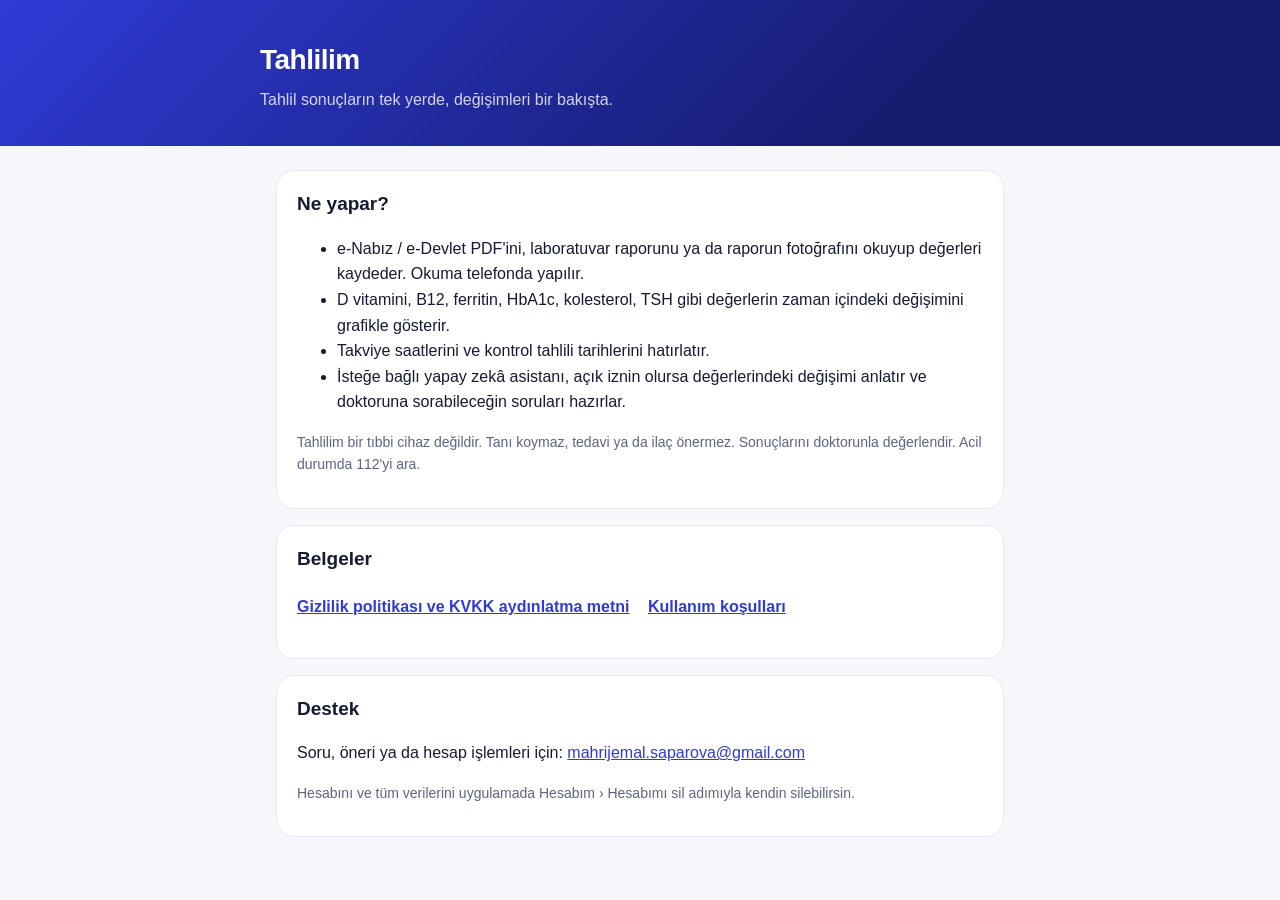
<file: index.html>
<!doctype html>
<html lang="tr">
<head>
<meta charset="utf-8">
<meta name="viewport" content="width=device-width, initial-scale=1">
<title>Tahlilim</title>
<meta name="description" content="Tahlil sonuçlarını saklayan, değerlerini zamanla takip eden ve hatırlatma gönderen iPhone uygulaması.">
<link rel="stylesheet" href="style.css">
</head>
<body>
<header><div class="in">
  <h1>Tahlilim</h1>
  <p>Tahlil sonuçların tek yerde, değişimleri bir bakışta.</p>
</div></header>
<main>
  <section>
    <h2>Ne yapar?</h2>
    <ul>
      <li>e-Nabız / e-Devlet PDF'ini, laboratuvar raporunu ya da raporun fotoğrafını okuyup değerleri kaydeder. Okuma telefonda yapılır.</li>
      <li>D vitamini, B12, ferritin, HbA1c, kolesterol, TSH gibi değerlerin zaman içindeki değişimini grafikle gösterir.</li>
      <li>Takviye saatlerini ve kontrol tahlili tarihlerini hatırlatır.</li>
      <li>İsteğe bağlı yapay zekâ asistanı, açık iznin olursa değerlerindeki değişimi anlatır ve doktoruna sorabileceğin soruları hazırlar.</li>
    </ul>
    <p class="muted">Tahlilim bir tıbbi cihaz değildir. Tanı koymaz, tedavi ya da ilaç önermez. Sonuçlarını doktorunla değerlendir. Acil durumda 112'yi ara.</p>
  </section>
  <section>
    <h2>Belgeler</h2>
    <p class="links">
      <a href="gizlilik.html">Gizlilik politikası ve KVKK aydınlatma metni</a>
      <a href="kosullar.html">Kullanım koşulları</a>
    </p>
  </section>
  <section>
    <h2>Destek</h2>
    <p>Soru, öneri ya da hesap işlemleri için: <a href="mailto:mahrijemal.saparova@gmail.com">mahrijemal.saparova@gmail.com</a></p>
    <p class="muted">Hesabını ve tüm verilerini uygulamada Hesabım › Hesabımı sil adımıyla kendin silebilirsin.</p>
  </section>
</main>
</body>
</html>
</file>
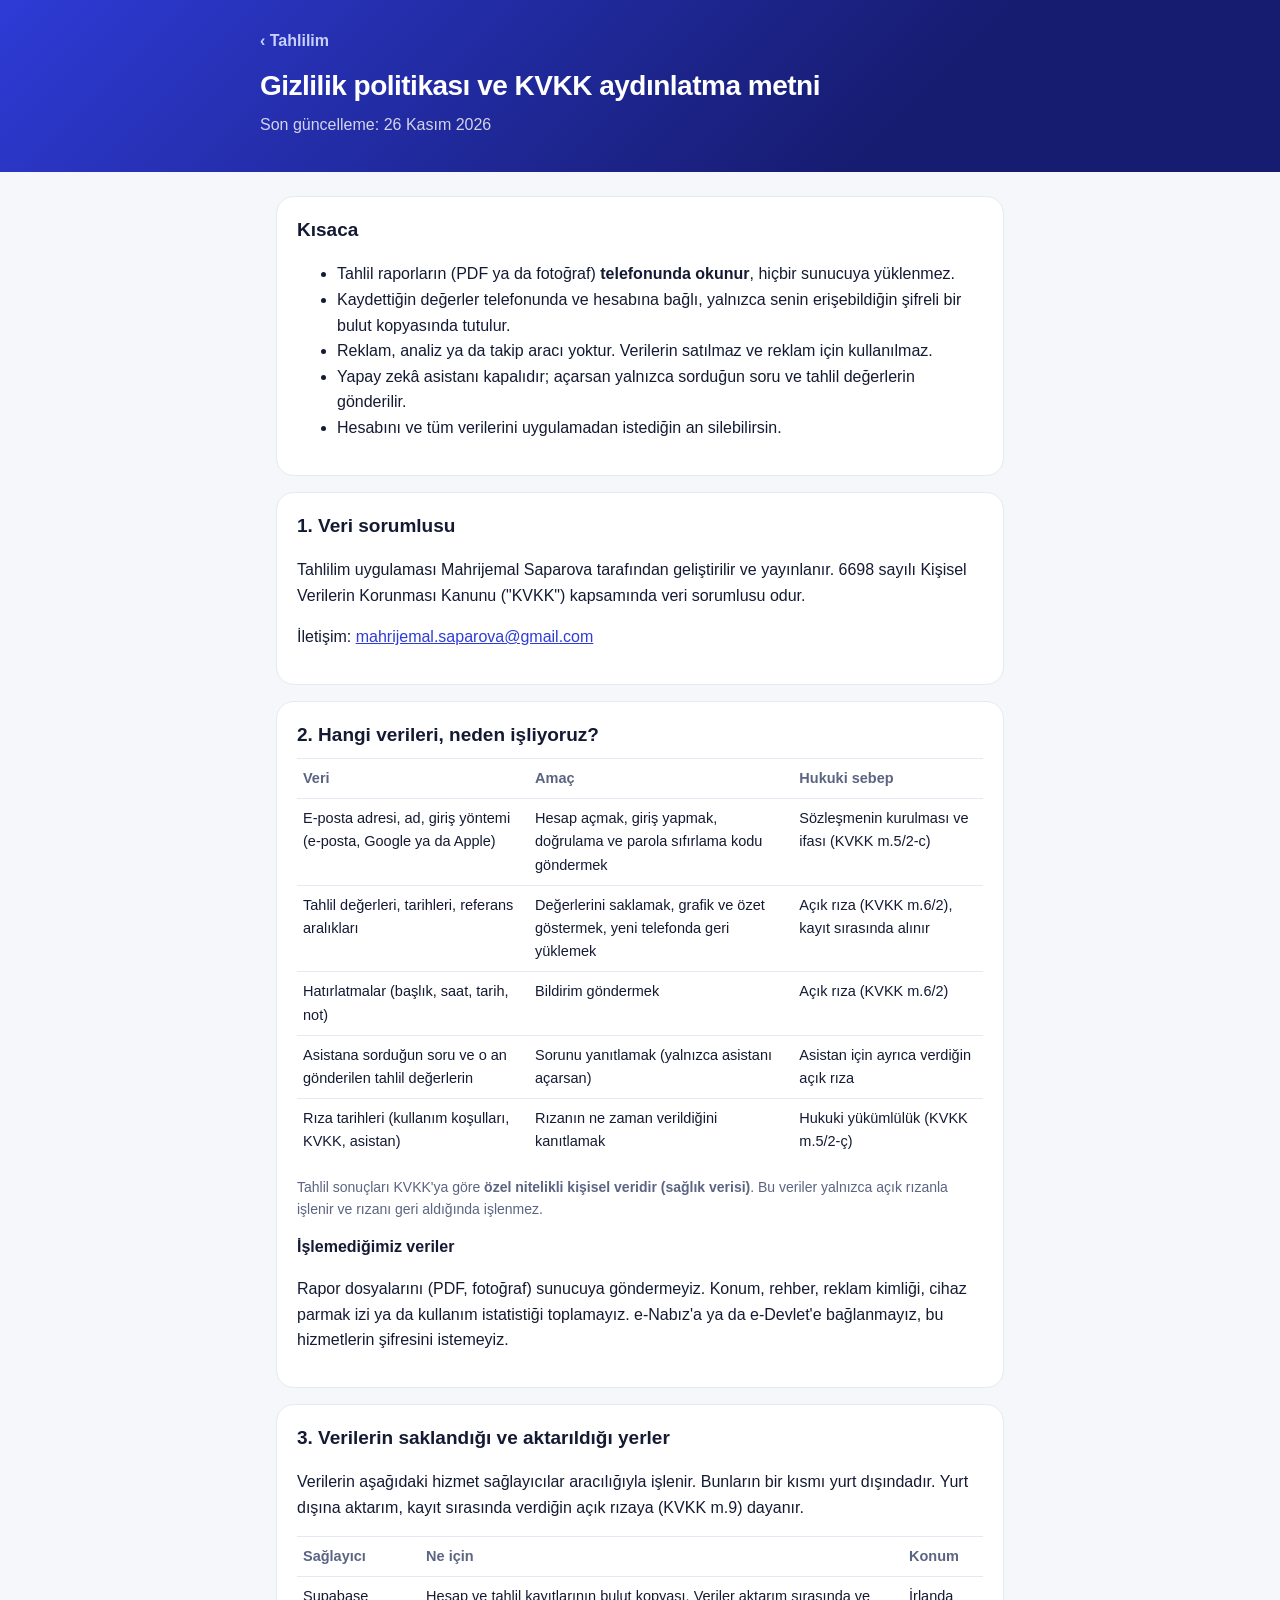
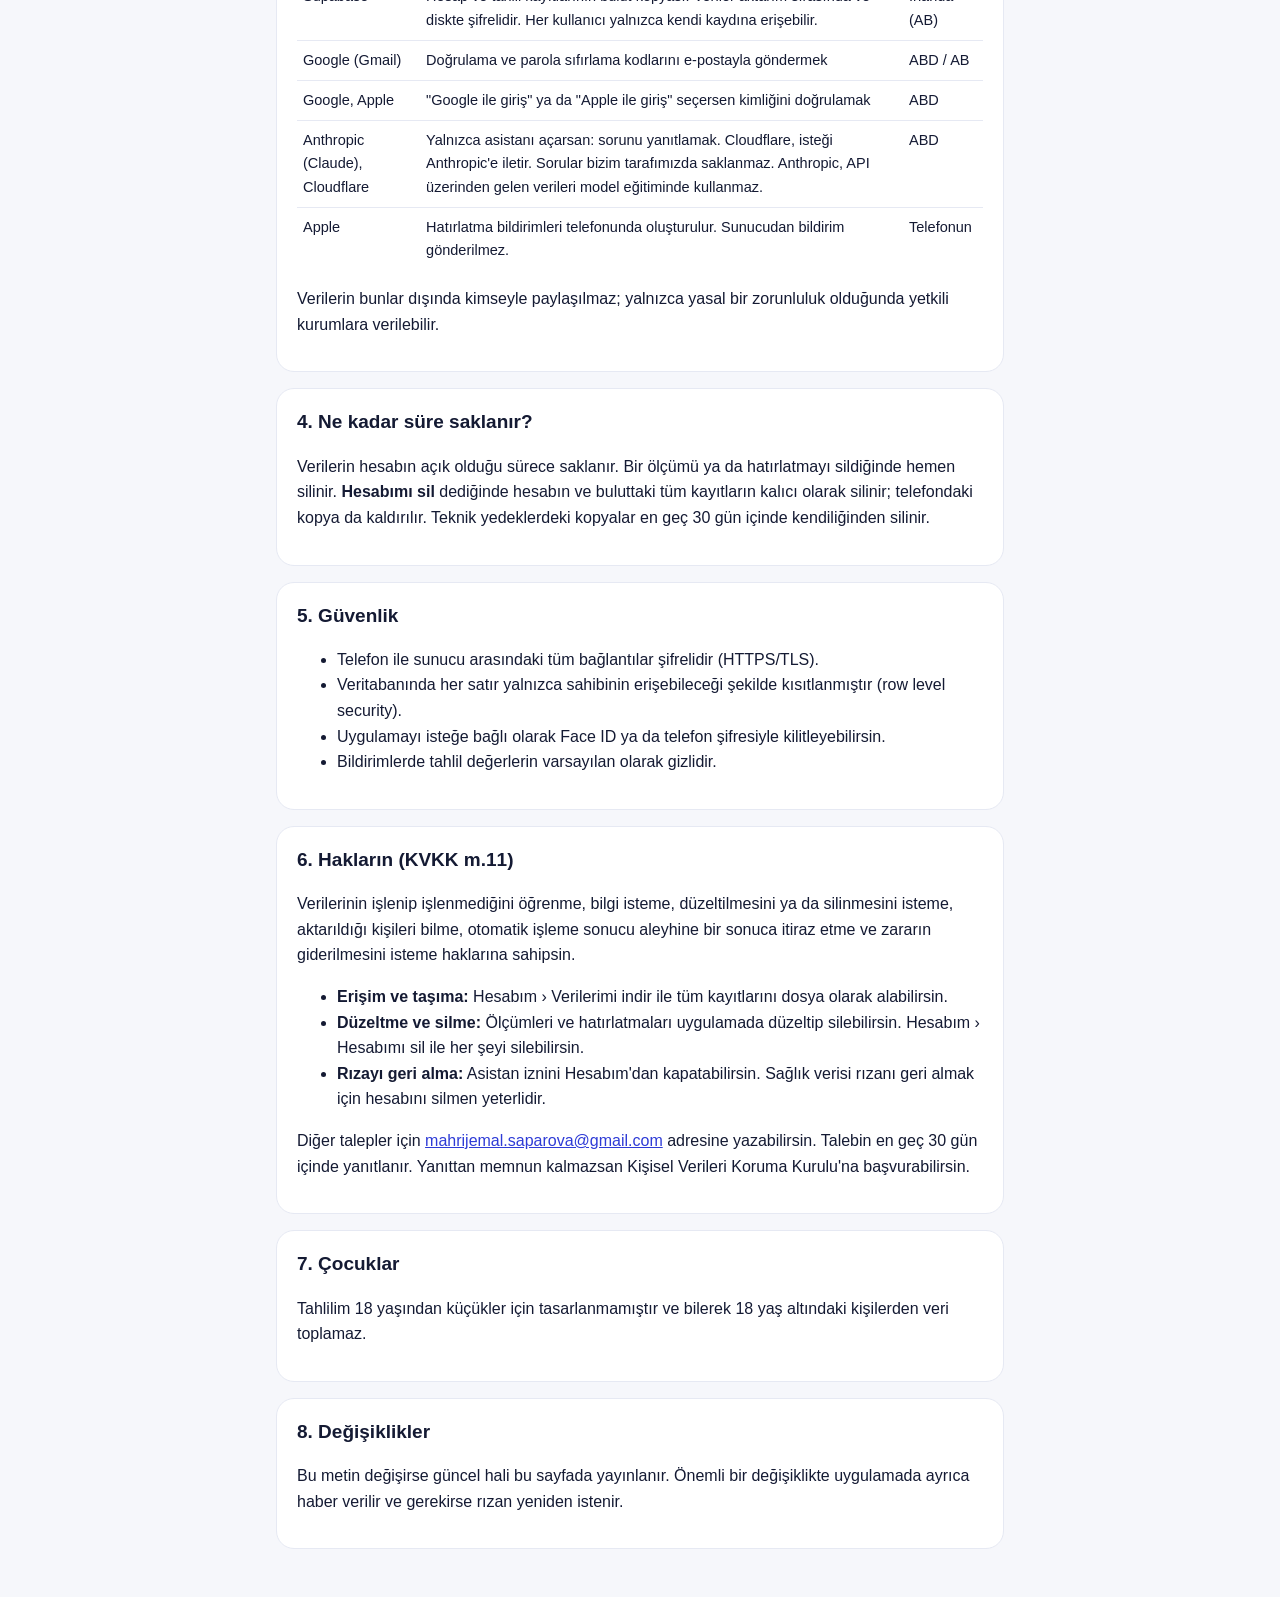
<file: gizlilik.html>
<!doctype html>
<html lang="tr">
<head>
<meta charset="utf-8">
<meta name="viewport" content="width=device-width, initial-scale=1">
<title>Tahlilim Gizlilik</title>
<meta name="description" content="Tahlilim gizlilik politikası ve KVKK aydınlatma metni.">
<link rel="stylesheet" href="style.css">
</head>
<body>
<header><div class="in">
  <a href="index.html">‹ Tahlilim</a>
  <h1>Gizlilik politikası ve KVKK aydınlatma metni</h1>
  <p>Son güncelleme: 26 Kasım 2026</p>
</div></header>
<main>
  <section>
    <h2>Kısaca</h2>
    <ul>
      <li>Tahlil raporların (PDF ya da fotoğraf) <strong>telefonunda okunur</strong>, hiçbir sunucuya yüklenmez.</li>
      <li>Kaydettiğin değerler telefonunda ve hesabına bağlı, yalnızca senin erişebildiğin şifreli bir bulut kopyasında tutulur.</li>
      <li>Reklam, analiz ya da takip aracı yoktur. Verilerin satılmaz ve reklam için kullanılmaz.</li>
      <li>Yapay zekâ asistanı kapalıdır; açarsan yalnızca sorduğun soru ve tahlil değerlerin gönderilir.</li>
      <li>Hesabını ve tüm verilerini uygulamadan istediğin an silebilirsin.</li>
    </ul>
  </section>

  <section>
    <h2>1. Veri sorumlusu</h2>
    <p>Tahlilim uygulaması Mahrijemal Saparova tarafından geliştirilir ve yayınlanır. 6698 sayılı Kişisel Verilerin Korunması Kanunu ("KVKK") kapsamında veri sorumlusu odur.</p>
    <p>İletişim: <a href="mailto:mahrijemal.saparova@gmail.com">mahrijemal.saparova@gmail.com</a></p>
  </section>

  <section>
    <h2>2. Hangi verileri, neden işliyoruz?</h2>
    <div class="wrap"><table>
      <tr><th>Veri</th><th>Amaç</th><th>Hukuki sebep</th></tr>
      <tr><td>E-posta adresi, ad, giriş yöntemi (e-posta, Google ya da Apple)</td><td>Hesap açmak, giriş yapmak, doğrulama ve parola sıfırlama kodu göndermek</td><td>Sözleşmenin kurulması ve ifası (KVKK m.5/2-c)</td></tr>
      <tr><td>Tahlil değerleri, tarihleri, referans aralıkları</td><td>Değerlerini saklamak, grafik ve özet göstermek, yeni telefonda geri yüklemek</td><td>Açık rıza (KVKK m.6/2), kayıt sırasında alınır</td></tr>
      <tr><td>Hatırlatmalar (başlık, saat, tarih, not)</td><td>Bildirim göndermek</td><td>Açık rıza (KVKK m.6/2)</td></tr>
      <tr><td>Asistana sorduğun soru ve o an gönderilen tahlil değerlerin</td><td>Sorunu yanıtlamak (yalnızca asistanı açarsan)</td><td>Asistan için ayrıca verdiğin açık rıza</td></tr>
      <tr><td>Rıza tarihleri (kullanım koşulları, KVKK, asistan)</td><td>Rızanın ne zaman verildiğini kanıtlamak</td><td>Hukuki yükümlülük (KVKK m.5/2-ç)</td></tr>
    </table></div>
    <p class="muted">Tahlil sonuçları KVKK'ya göre <strong>özel nitelikli kişisel veridir (sağlık verisi)</strong>. Bu veriler yalnızca açık rızanla işlenir ve rızanı geri aldığında işlenmez.</p>
    <h3>İşlemediğimiz veriler</h3>
    <p>Rapor dosyalarını (PDF, fotoğraf) sunucuya göndermeyiz. Konum, rehber, reklam kimliği, cihaz parmak izi ya da kullanım istatistiği toplamayız. e-Nabız'a ya da e-Devlet'e bağlanmayız, bu hizmetlerin şifresini istemeyiz.</p>
  </section>

  <section>
    <h2>3. Verilerin saklandığı ve aktarıldığı yerler</h2>
    <p>Verilerin aşağıdaki hizmet sağlayıcılar aracılığıyla işlenir. Bunların bir kısmı yurt dışındadır. Yurt dışına aktarım, kayıt sırasında verdiğin açık rızaya (KVKK m.9) dayanır.</p>
    <div class="wrap"><table>
      <tr><th>Sağlayıcı</th><th>Ne için</th><th>Konum</th></tr>
      <tr><td>Supabase</td><td>Hesap ve tahlil kayıtlarının bulut kopyası. Veriler aktarım sırasında ve diskte şifrelidir. Her kullanıcı yalnızca kendi kaydına erişebilir.</td><td>İrlanda (AB)</td></tr>
      <tr><td>Google (Gmail)</td><td>Doğrulama ve parola sıfırlama kodlarını e-postayla göndermek</td><td>ABD / AB</td></tr>
      <tr><td>Google, Apple</td><td>"Google ile giriş" ya da "Apple ile giriş" seçersen kimliğini doğrulamak</td><td>ABD</td></tr>
      <tr><td>Anthropic (Claude), Cloudflare</td><td>Yalnızca asistanı açarsan: sorunu yanıtlamak. Cloudflare, isteği Anthropic'e iletir. Sorular bizim tarafımızda saklanmaz. Anthropic, API üzerinden gelen verileri model eğitiminde kullanmaz.</td><td>ABD</td></tr>
      <tr><td>Apple</td><td>Hatırlatma bildirimleri telefonunda oluşturulur. Sunucudan bildirim gönderilmez.</td><td>Telefonun</td></tr>
    </table></div>
    <p>Verilerin bunlar dışında kimseyle paylaşılmaz; yalnızca yasal bir zorunluluk olduğunda yetkili kurumlara verilebilir.</p>
  </section>

  <section>
    <h2>4. Ne kadar süre saklanır?</h2>
    <p>Verilerin hesabın açık olduğu sürece saklanır. Bir ölçümü ya da hatırlatmayı sildiğinde hemen silinir. <strong>Hesabımı sil</strong> dediğinde hesabın ve buluttaki tüm kayıtların kalıcı olarak silinir; telefondaki kopya da kaldırılır. Teknik yedeklerdeki kopyalar en geç 30 gün içinde kendiliğinden silinir.</p>
  </section>

  <section>
    <h2>5. Güvenlik</h2>
    <ul>
      <li>Telefon ile sunucu arasındaki tüm bağlantılar şifrelidir (HTTPS/TLS).</li>
      <li>Veritabanında her satır yalnızca sahibinin erişebileceği şekilde kısıtlanmıştır (row level security).</li>
      <li>Uygulamayı isteğe bağlı olarak Face ID ya da telefon şifresiyle kilitleyebilirsin.</li>
      <li>Bildirimlerde tahlil değerlerin varsayılan olarak gizlidir.</li>
    </ul>
  </section>

  <section>
    <h2>6. Hakların (KVKK m.11)</h2>
    <p>Verilerinin işlenip işlenmediğini öğrenme, bilgi isteme, düzeltilmesini ya da silinmesini isteme, aktarıldığı kişileri bilme, otomatik işleme sonucu aleyhine bir sonuca itiraz etme ve zararın giderilmesini isteme haklarına sahipsin.</p>
    <ul>
      <li><strong>Erişim ve taşıma:</strong> Hesabım › Verilerimi indir ile tüm kayıtlarını dosya olarak alabilirsin.</li>
      <li><strong>Düzeltme ve silme:</strong> Ölçümleri ve hatırlatmaları uygulamada düzeltip silebilirsin. Hesabım › Hesabımı sil ile her şeyi silebilirsin.</li>
      <li><strong>Rızayı geri alma:</strong> Asistan iznini Hesabım'dan kapatabilirsin. Sağlık verisi rızanı geri almak için hesabını silmen yeterlidir.</li>
    </ul>
    <p>Diğer talepler için <a href="mailto:mahrijemal.saparova@gmail.com">mahrijemal.saparova@gmail.com</a> adresine yazabilirsin. Talebin en geç 30 gün içinde yanıtlanır. Yanıttan memnun kalmazsan Kişisel Verileri Koruma Kurulu'na başvurabilirsin.</p>
  </section>

  <section>
    <h2>7. Çocuklar</h2>
    <p>Tahlilim 18 yaşından küçükler için tasarlanmamıştır ve bilerek 18 yaş altındaki kişilerden veri toplamaz.</p>
  </section>

  <section>
    <h2>8. Değişiklikler</h2>
    <p>Bu metin değişirse güncel hali bu sayfada yayınlanır. Önemli bir değişiklikte uygulamada ayrıca haber verilir ve gerekirse rızan yeniden istenir.</p>
  </section>
</main>
</body>
</html>
</file>
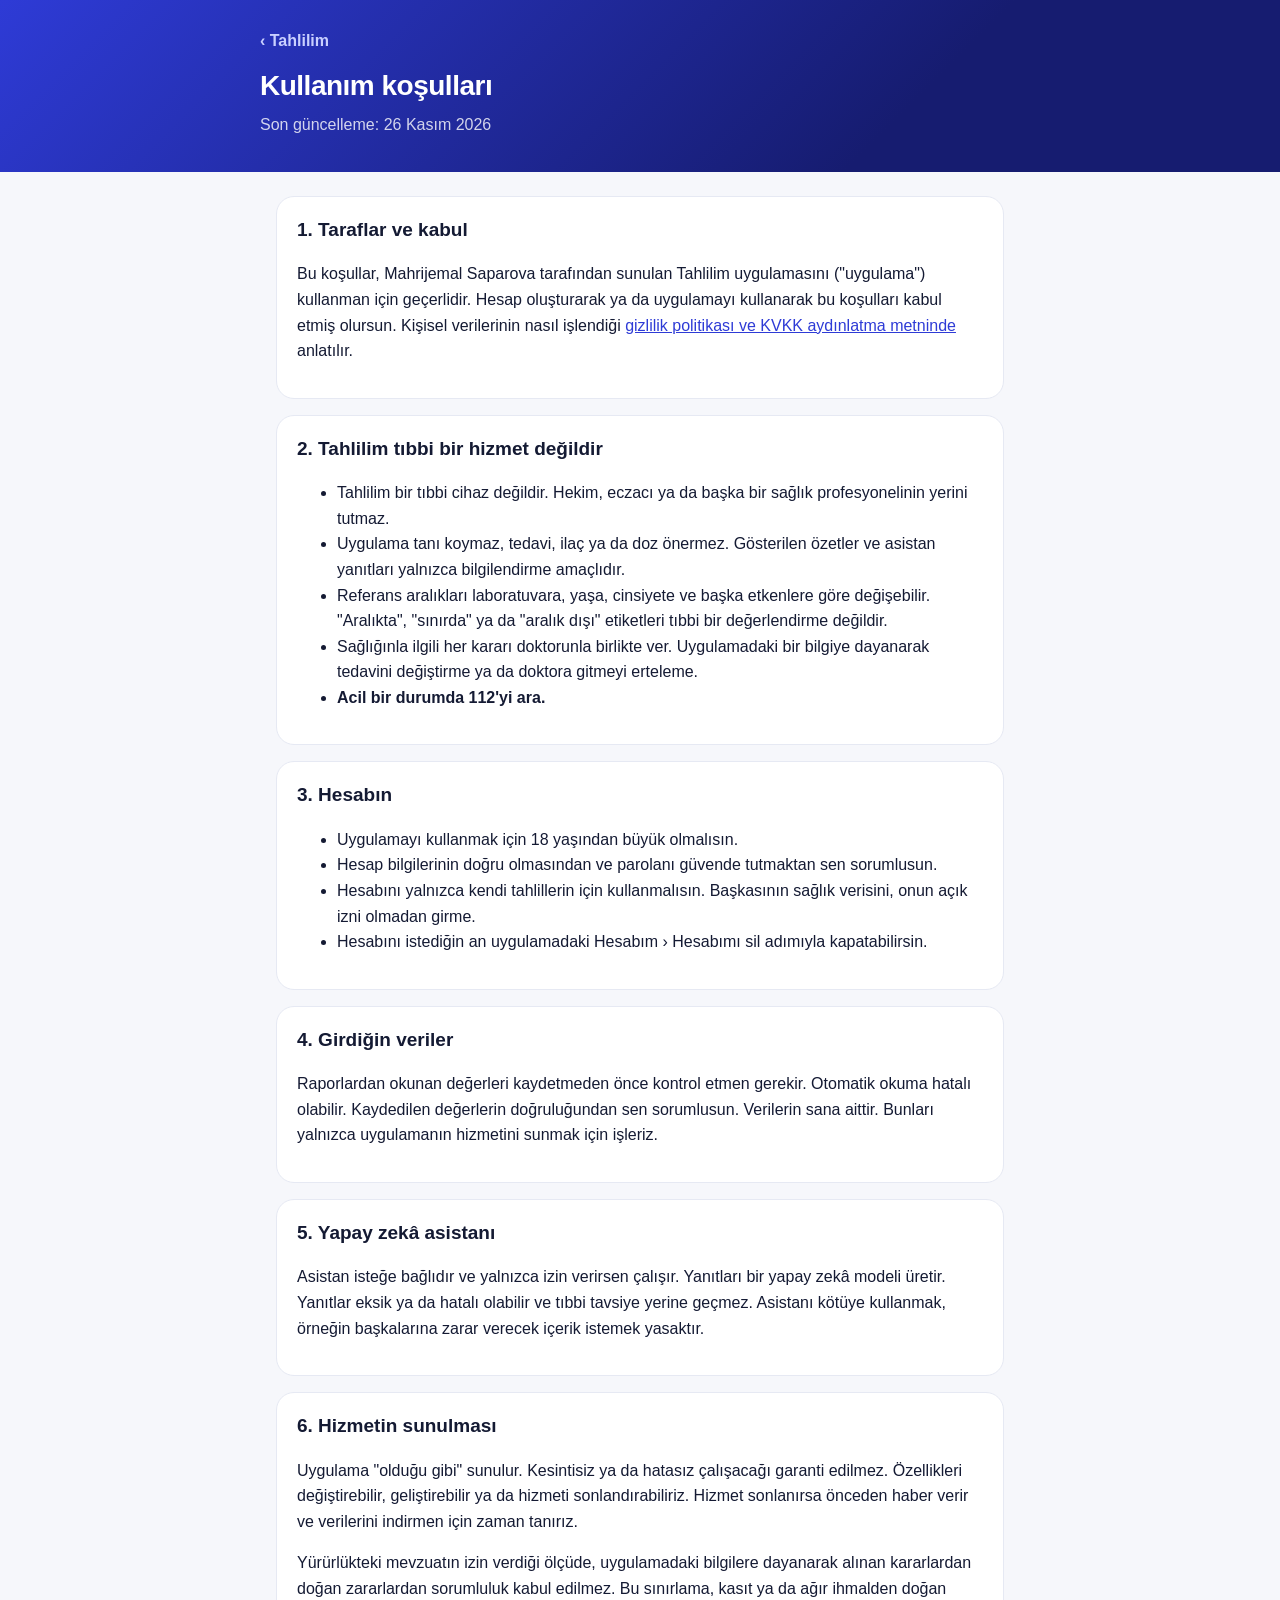
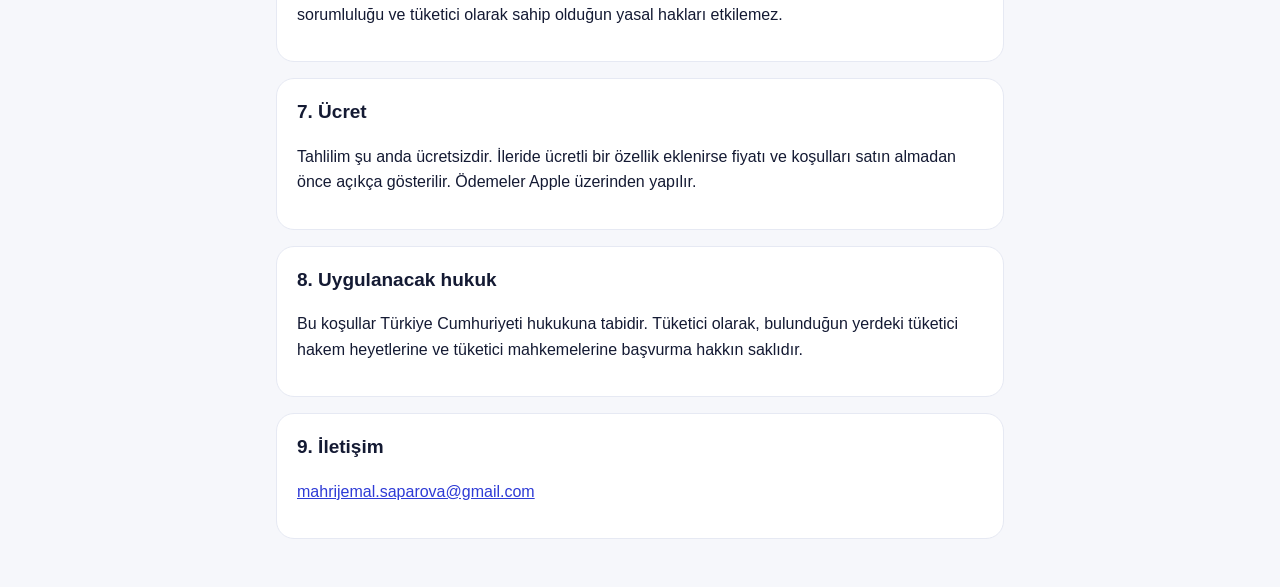
<file: kosullar.html>
<!doctype html>
<html lang="tr">
<head>
<meta charset="utf-8">
<meta name="viewport" content="width=device-width, initial-scale=1">
<title>Tahlilim Koşullar</title>
<meta name="description" content="Tahlilim kullanım koşulları.">
<link rel="stylesheet" href="style.css">
</head>
<body>
<header><div class="in">
  <a href="index.html">‹ Tahlilim</a>
  <h1>Kullanım koşulları</h1>
  <p>Son güncelleme: 26 Kasım 2026</p>
</div></header>
<main>
  <section>
    <h2>1. Taraflar ve kabul</h2>
    <p>Bu koşullar, Mahrijemal Saparova tarafından sunulan Tahlilim uygulamasını ("uygulama") kullanman için geçerlidir. Hesap oluşturarak ya da uygulamayı kullanarak bu koşulları kabul etmiş olursun. Kişisel verilerinin nasıl işlendiği <a href="gizlilik.html">gizlilik politikası ve KVKK aydınlatma metninde</a> anlatılır.</p>
  </section>

  <section>
    <h2>2. Tahlilim tıbbi bir hizmet değildir</h2>
    <ul>
      <li>Tahlilim bir tıbbi cihaz değildir. Hekim, eczacı ya da başka bir sağlık profesyonelinin yerini tutmaz.</li>
      <li>Uygulama tanı koymaz, tedavi, ilaç ya da doz önermez. Gösterilen özetler ve asistan yanıtları yalnızca bilgilendirme amaçlıdır.</li>
      <li>Referans aralıkları laboratuvara, yaşa, cinsiyete ve başka etkenlere göre değişebilir. "Aralıkta", "sınırda" ya da "aralık dışı" etiketleri tıbbi bir değerlendirme değildir.</li>
      <li>Sağlığınla ilgili her kararı doktorunla birlikte ver. Uygulamadaki bir bilgiye dayanarak tedavini değiştirme ya da doktora gitmeyi erteleme.</li>
      <li><strong>Acil bir durumda 112'yi ara.</strong></li>
    </ul>
  </section>

  <section>
    <h2>3. Hesabın</h2>
    <ul>
      <li>Uygulamayı kullanmak için 18 yaşından büyük olmalısın.</li>
      <li>Hesap bilgilerinin doğru olmasından ve parolanı güvende tutmaktan sen sorumlusun.</li>
      <li>Hesabını yalnızca kendi tahlillerin için kullanmalısın. Başkasının sağlık verisini, onun açık izni olmadan girme.</li>
      <li>Hesabını istediğin an uygulamadaki Hesabım › Hesabımı sil adımıyla kapatabilirsin.</li>
    </ul>
  </section>

  <section>
    <h2>4. Girdiğin veriler</h2>
    <p>Raporlardan okunan değerleri kaydetmeden önce kontrol etmen gerekir. Otomatik okuma hatalı olabilir. Kaydedilen değerlerin doğruluğundan sen sorumlusun. Verilerin sana aittir. Bunları yalnızca uygulamanın hizmetini sunmak için işleriz.</p>
  </section>

  <section>
    <h2>5. Yapay zekâ asistanı</h2>
    <p>Asistan isteğe bağlıdır ve yalnızca izin verirsen çalışır. Yanıtları bir yapay zekâ modeli üretir. Yanıtlar eksik ya da hatalı olabilir ve tıbbi tavsiye yerine geçmez. Asistanı kötüye kullanmak, örneğin başkalarına zarar verecek içerik istemek yasaktır.</p>
  </section>

  <section>
    <h2>6. Hizmetin sunulması</h2>
    <p>Uygulama "olduğu gibi" sunulur. Kesintisiz ya da hatasız çalışacağı garanti edilmez. Özellikleri değiştirebilir, geliştirebilir ya da hizmeti sonlandırabiliriz. Hizmet sonlanırsa önceden haber verir ve verilerini indirmen için zaman tanırız.</p>
    <p>Yürürlükteki mevzuatın izin verdiği ölçüde, uygulamadaki bilgilere dayanarak alınan kararlardan doğan zararlardan sorumluluk kabul edilmez. Bu sınırlama, kasıt ya da ağır ihmalden doğan sorumluluğu ve tüketici olarak sahip olduğun yasal hakları etkilemez.</p>
  </section>

  <section>
    <h2>7. Ücret</h2>
    <p>Tahlilim şu anda ücretsizdir. İleride ücretli bir özellik eklenirse fiyatı ve koşulları satın almadan önce açıkça gösterilir. Ödemeler Apple üzerinden yapılır.</p>
  </section>

  <section>
    <h2>8. Uygulanacak hukuk</h2>
    <p>Bu koşullar Türkiye Cumhuriyeti hukukuna tabidir. Tüketici olarak, bulunduğun yerdeki tüketici hakem heyetlerine ve tüketici mahkemelerine başvurma hakkın saklıdır.</p>
  </section>

  <section>
    <h2>9. İletişim</h2>
    <p><a href="mailto:mahrijemal.saparova@gmail.com">mahrijemal.saparova@gmail.com</a></p>
  </section>
</main>
</body>
</html>
</file>
<file: style.css>
:root { --ink: #141A33; --muted: #5B6482; --line: #E6E9F3; --accent: #2E3BD6; --bg: #F6F7FB; --card: #fff; }
@media (prefers-color-scheme: dark) {
  :root { --ink: #E9ECF8; --muted: #A3AAC4; --line: #262C4A; --accent: #9FAAFF; --bg: #0B0F2A; --card: #121738; }
}
* { box-sizing: border-box; }
body { margin: 0; background: var(--bg); color: var(--ink); font: 16px/1.6 -apple-system, BlinkMacSystemFont, "Segoe UI", Roboto, Arial, sans-serif; }
header { background: linear-gradient(135deg, #2E3BD6, #161C70 70%); color: #fff; padding: 28px 16px 34px; }
header .in, main { max-width: 760px; margin: 0 auto; }
header a { color: #C9D0FF; text-decoration: none; font-weight: 600; }
header h1 { margin: 10px 0 4px; font-size: 28px; letter-spacing: -0.5px; }
header p { margin: 0; color: rgba(255,255,255,0.8); }
main { padding: 8px 16px 48px; }
section { background: var(--card); border: 1px solid var(--line); border-radius: 18px; padding: 18px 20px; margin-top: 16px; }
h2 { font-size: 19px; margin: 0 0 8px; }
h3 { font-size: 16px; margin: 14px 0 4px; }
p, li { color: var(--ink); }
.muted { color: var(--muted); font-size: 14px; }
a { color: var(--accent); }
table { border-collapse: collapse; width: 100%; font-size: 14.5px; }
th, td { text-align: left; vertical-align: top; border-top: 1px solid var(--line); padding: 8px 6px; }
th { color: var(--muted); font-weight: 600; }
.wrap { overflow-x: auto; }
.links a { display: inline-block; margin: 4px 14px 4px 0; font-weight: 600; }
</file>
